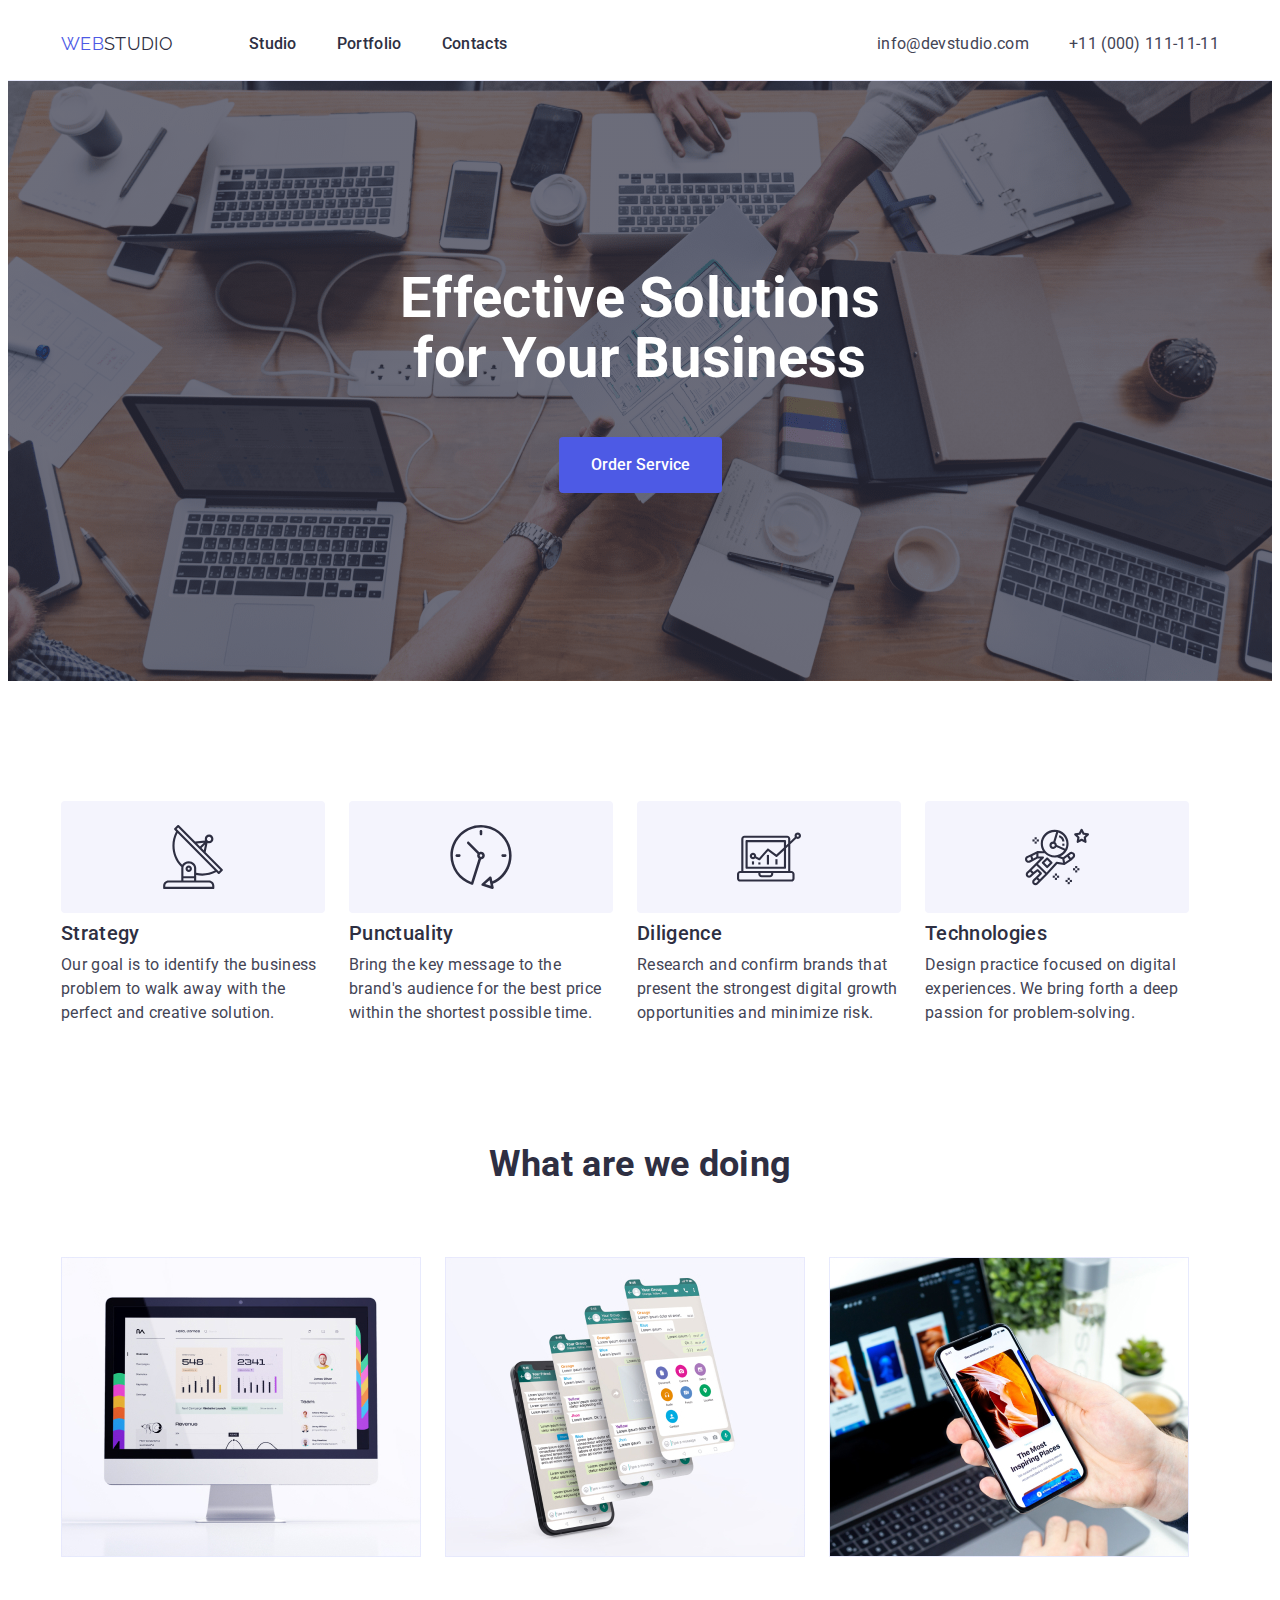
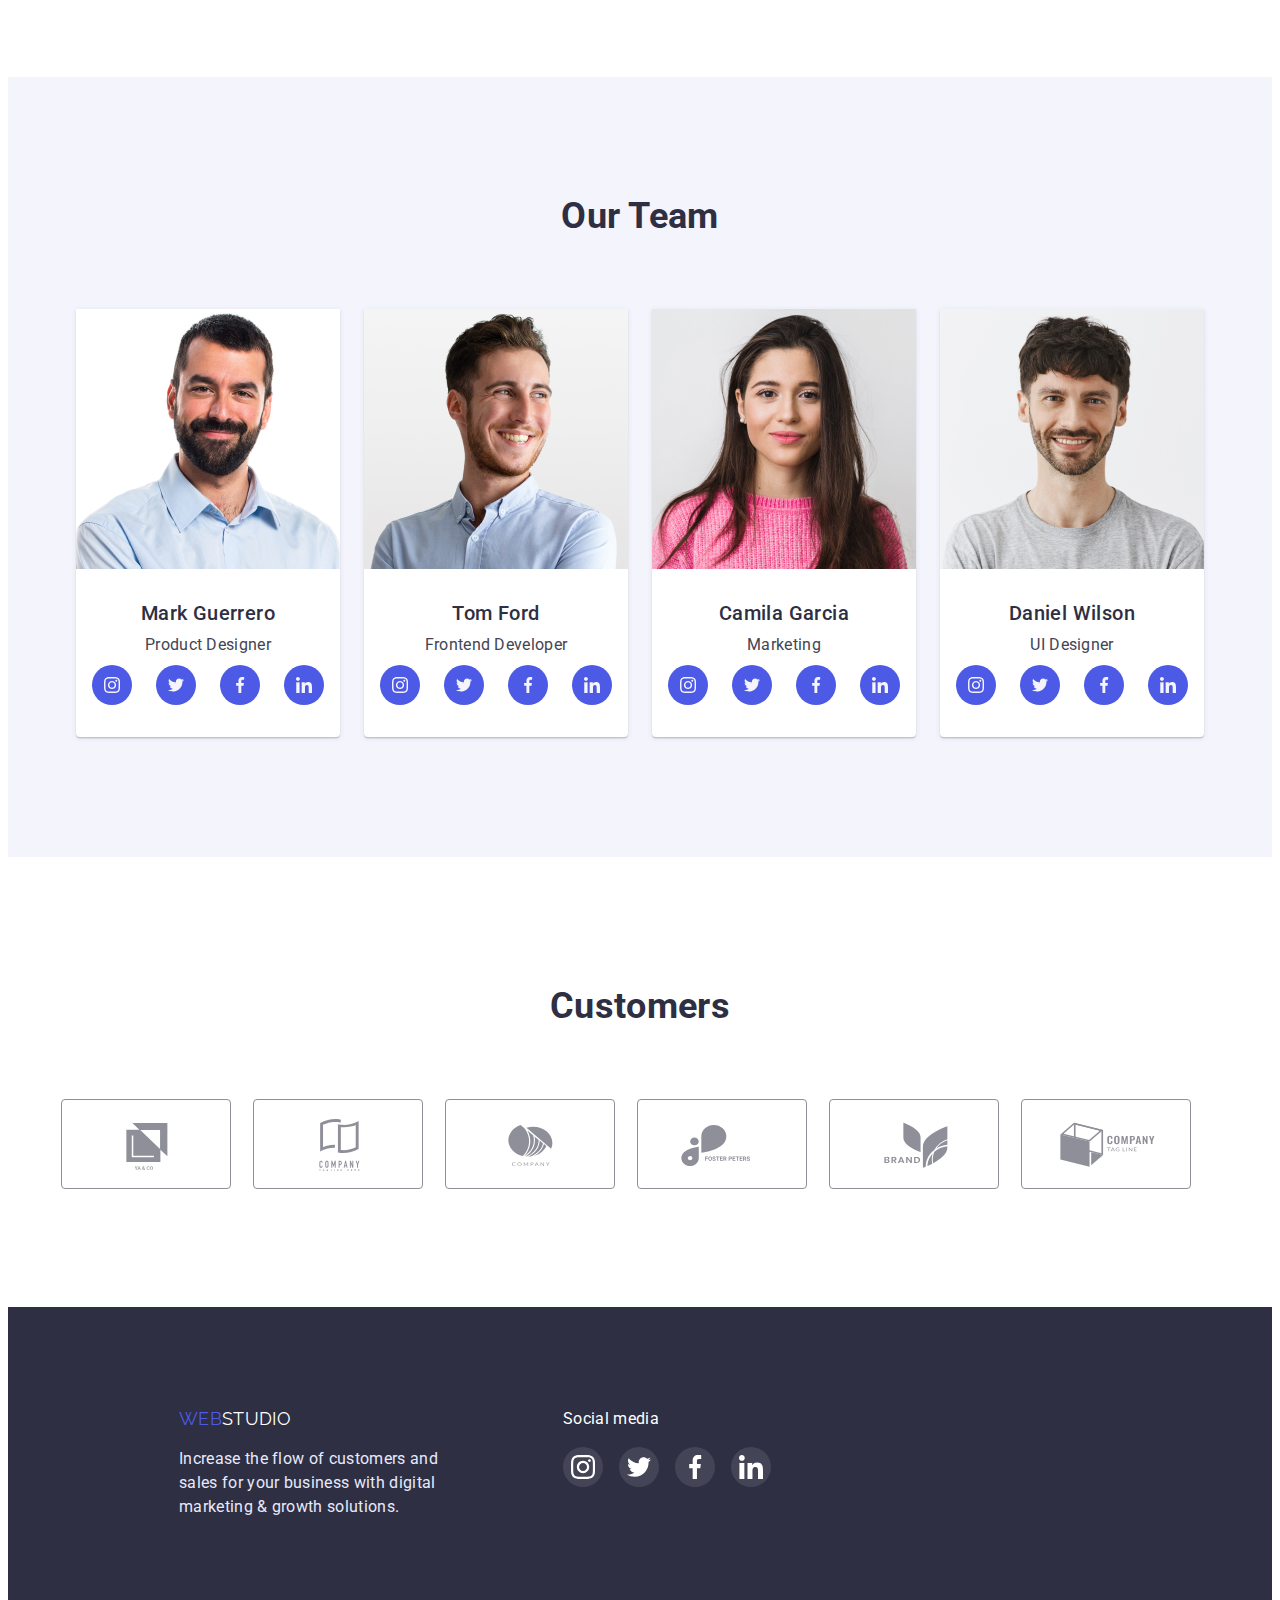
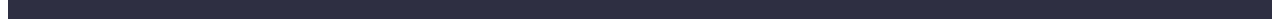
<file: index.html>
<!DOCTYPE html>
<html lang="en">
	<head>
		<meta charset="UTF-8" />
		<meta http-equiv="X-UA-Compatible" content="IE=edge" />
		<meta name="viewport" content="width=device-width, initial-scale=1.0" />
		<title>WebStudio</title>
		<link
			rel="stylesheet"
			href="https://cdnjs.cloudflare.com/ajax/libs/modern-normalize/1.1.0/modern-normalize.min.css"
			integrity="sha512-wpPYUAdjBVSE4KJnH1VR1HeZfpl1ub8YT/NKx4PuQ5NmX2tKuGu6U/JRp5y+Y8XG2tV+wKQpNHVUX03MfMFn9Q=="
			crossorigin="anonymous"
			referrerpolicy="no-referrer"
		/>
		<link rel="preconnect" href="https://fonts.googleapis.com" />
		<link rel="preconnect" href="https://fonts.gstatic.com" crossorigin />
		<link rel="preconnect" href="https://fonts.googleapis.com" />
		<link rel="preconnect" href="https://fonts.gstatic.com" crossorigin />
		<link
			href="https://fonts.googleapis.com/css2?family=Raleway:wght@800&family=Roboto:wght@400;500;700;900&display=swap"
			rel="stylesheet"
		/>
		<link rel="stylesheet" href="./css/styles.css" />
	</head>
	<body>
		<header class="page-header">
			<div class="container header-container">
				<nav class="header-nav">
					<a href="./index.html" class="logo"><span class="web-logo">Web</span>Studio </a>
					<ul class="nav-list">
						<li>
							<a href="./index.html" class="link-studio">Studio</a>
						</li>
						<li>
							<a href="./portfolio.html" class="link-portfolio">Portfolio</a>
						</li>
						<li>
							<a href="" class="link-contacts">Contacts</a>
						</li>
					</ul>
				</nav>
				<address class="adress">
					<ul class="adress-list">
						<li>
							<a href="mailto:info@devstudio.com" class="link-mail">info@devstudio.com</a>
						</li>
						<li>
							<a href="tel:+110001111111" class="link-tel">+11 (000) 111-11-11</a>
						</li>
					</ul>
				</address>
			</div>
		</header>
		<main>
			<section class="hero">
				<div class="container hero-container">
					<h1 class="hero-title">Effective Solutions for Your Business</h1>
					<button type="button" class="hero-btn">Order Service</button>
				</div>
			</section>
			<section class="skills">
				<div class="container skills-comtainer">
					<h2 hidden>advantages</h2>
					<ul class="skills-list">
						<li class="skills-item">
							<ul class="skills-social-list list">
								<li class="skills-social-item">
									<a href="" class="skills-social-link link">
										<svg class="skills-social-icon" width="64" height="64">
											<use href="./images/skills-icons.svg#icon-antenna"></use>
										</svg>
									</a>
								</li>
							</ul>
							<h3 class="skills-title">Strategy</h3>
							<p class="skills-text">
								Our goal is to identify the business problem to walk away with the perfect and creative solution.
							</p>
						</li>
						<li class="skills-item">
							<ul class="skills-social-list list">
								<li class="skills-social-item">
									<a href="" class="skills-social-link link">
										<svg class="skills-social-icon" width="64" height="64">
											<use href="./images/skills-icons.svg#icon-clock"></use>
										</svg>
									</a>
								</li>
							</ul>
							<h3 class="skills-title">Punctuality</h3>
							<p class="skills-text">
								Bring the key message to the brand's audience for the best price within the shortest possible time.
							</p>
						</li>
						<li class="skills-item">
							<ul class="skills-social-list list">
								<li class="skills-social-item">
									<a href="" class="skills-social-link link">
										<svg class="skills-social-icon" width="64" height="64">
											<use href="./images/skills-icons.svg#icon-diagram"></use>
										</svg>
									</a>
								</li>
							</ul>
							<h3 class="skills-title">Diligence</h3>
							<p class="skills-text"
								>Research and confirm brands that present the strongest digital growth opportunities and minimize
								risk.</p
							>
						</li>
						<li class="skills-item">
							<ul class="skills-social-list list">
								<li class="skills-social-item">
									<a href="" class="skills-social-link link">
										<svg class="skills-social-icon" width="64" height="64">
											<use href="./images/skills-icons.svg#icon-astronaut"></use>
										</svg>
									</a>
								</li>
							</ul>
							<h3 class="skills-title">Technologies</h3>
							<p class="skills-text">
								Design practice focused on digital experiences. We bring forth a deep passion for problem-solving.
							</p>
						</li>
					</ul>
				</div>
			</section>
			<section class="what-are-we-doing image">
				<div class="container what-are-we-doing-container">
					<h2 class="what-are-we-doing-title">What are we doing</h2>
					<ul class="what-are-we-doing-list list">
						<li>
							<img src="./images/img1.jpg" alt="image1" width="360" height="300" />
						</li>
						<li>
							<img src="./images/img2.jpg" alt="image2" width="360" height="300" />
						</li>
						<li>
							<img src="./images/img3.jpg" alt="image3" width="360" height="300" />
						</li>
					</ul>
				</div>
			</section>
			<section class="our-team">
				<div class="our-team-container container">
					<h2 class="our-team-title">Our Team</h2>
					<ul class="our-team-list list">
						<li class="our-team-item">
							<img src="./images/img.jpg" alt="photo Mark Guerrero" width="264" height="260" />
							<div class="our-team-content">
								<h3 class="our-team-subtitle">Mark Guerrero</h3>
								<p class="our-team-text">Product Designer</p>
								<ul class="our-team-social-list list">
									<li class="our-team-social-item">
										<a href="" class="our-team-social-link link">
											<svg class="our-team-social-icon" width="16" height="16">
												<use href="./images/our-team-icons.svg#icon-instagram"></use>
											</svg>
										</a>
									</li>
									<li class="our-team-social-item">
										<a href="" class="our-team-social-link link">
											<svg class="our-team-social-icon" width="16" height="16">
												<use href="./images/our-team-icons.svg#icon-twitter"></use>
											</svg>
										</a>
									</li>
									<li class="our-team-social-item">
										<a href="" class="our-team-social-link link">
											<svg class="our-team-social-icon" width="16" height="16">
												<use href="./images/our-team-icons.svg#icon-facebook"></use>
											</svg>
										</a>
									</li>
									<li class="our-team-social-item">
										<a href="" class="our-team-social-link link">
											<svg class="our-team-social-icon" width="16" height="16">
												<use href="./images/our-team-icons.svg#icon-linkedin"></use>
											</svg>
										</a>
									</li>
								</ul>
							</div>
						</li>
						<li class="our-team-item">
							<img src="./images/img(1).jpg" alt="photo Tom Ford" width="264" height="260" />
							<div class="our-team-content">
								<h3 class="our-team-subtitle">Tom Ford</h3>
								<p class="our-team-text">Frontend Developer</p>
								<ul class="our-team-social-list list">
									<li class="our-team-social-item">
										<a href="" class="our-team-social-link link">
											<svg class="our-team-social-icon" width="16" height="16">
												<use href="./images/our-team-icons.svg#icon-instagram"></use>
											</svg>
										</a>
									</li>
									<li class="our-team-social-item">
										<a href="" class="our-team-social-link link">
											<svg class="our-team-social-icon" width="16" height="16">
												<use href="./images/our-team-icons.svg#icon-twitter"></use>
											</svg>
										</a>
									</li>
									<li class="our-team-social-item">
										<a href="" class="our-team-social-link link">
											<svg class="our-team-social-icon" width="16" height="16">
												<use href="./images/our-team-icons.svg#icon-facebook"></use>
											</svg>
										</a>
									</li>
									<li class="our-team-social-item">
										<a href="" class="our-team-social-link link">
											<svg class="our-team-social-icon" width="16" height="16">
												<use href="./images/our-team-icons.svg#icon-linkedin"></use>
											</svg>
										</a>
									</li>
								</ul>
							</div>
						</li>
						<li class="our-team-item">
							<img src="./images/img(2).jpg" alt="photo Camila Garcia" width="264" height="260" />
							<div class="our-team-content">
								<h3 class="our-team-subtitle">Camila Garcia</h3>
								<p class="our-team-text">Marketing</p>
								<ul class="our-team-social-list list">
									<li class="our-team-social-item">
										<a href="" class="our-team-social-link link">
											<svg class="our-team-social-icon" width="16" height="16">
												<use href="./images/our-team-icons.svg#icon-instagram"></use>
											</svg>
										</a>
									</li>
									<li class="our-team-social-item">
										<a href="" class="our-team-social-link link">
											<svg class="our-team-social-icon" width="16" height="16">
												<use href="./images/our-team-icons.svg#icon-twitter"></use>
											</svg>
										</a>
									</li>
									<li class="our-team-social-item">
										<a href="" class="our-team-social-link link">
											<svg class="our-team-social-icon" width="16" height="16">
												<use href="./images/our-team-icons.svg#icon-facebook"></use>
											</svg>
										</a>
									</li>
									<li class="our-team-social-item">
										<a href="" class="our-team-social-link link">
											<svg class="our-team-social-icon" width="16" height="16">
												<use href="./images/our-team-icons.svg#icon-linkedin"></use>
											</svg>
										</a>
									</li>
								</ul>
							</div>
						</li>
						<li class="our-team-item">
							<img src="./images/img(3).jpg" alt="photo Daniel Wilson" width="264" height="260" />
							<div class="our-team-content">
								<h3 class="our-team-subtitle">Daniel Wilson</h3>
								<p class="our-team-text">UI Designer</p>
								<ul class="our-team-social-list list">
									<li class="our-team-social-item">
										<a href="" class="our-team-social-link link">
											<svg class="our-team-social-icon" width="16" height="16">
												<use href="./images/our-team-icons.svg#icon-instagram"></use>
											</svg>
										</a>
									</li>
									<li class="our-team-social-item">
										<a href="" class="our-team-social-link link">
											<svg class="our-team-social-icon" width="16" height="16">
												<use href="./images/our-team-icons.svg#icon-twitter"></use>
											</svg>
										</a>
									</li>
									<li class="our-team-social-item">
										<a href="" class="our-team-social-link link">
											<svg class="our-team-social-icon" width="16" height="16">
												<use href="./images/our-team-icons.svg#icon-facebook"></use>
											</svg>
										</a>
									</li>
									<li class="our-team-social-item">
										<a href="" class="our-team-social-link link">
											<svg class="our-team-social-icon" width="16" height="16">
												<use href="./images/our-team-icons.svg#icon-linkedin"></use>
											</svg>
										</a>
									</li>
								</ul>
							</div>
						</li>
					</ul>
				</div>
			</section>
			<section class="customers">
				<div class="container customers-container">
					<h2 class="customers-title">Customers</h2>
					<ul class="customers-list list">
						<li class="customers-social-item">
							<a href="" class="customers-social-link link">
								<svg class="customers-social-icon" width="104" height="56">
									<use href="./images/customers-icons.svg#icon-logo1"></use>
								</svg>
							</a>
						</li>
						<li class="customers-social-item">
							<a href="" class="customers-social-link link">
								<svg class="customers-social-icon" width="104" height="56">
									<use href="./images/customers-icons.svg#icon-logo2"></use>
								</svg>
							</a>
						</li>
						<li class="customers-social-item">
							<a href="" class="customers-social-link link">
								<svg class="customers-social-icon" width="104" height="56">
									<use href="./images/customers-icons.svg#icon-logo3"></use>
								</svg>
							</a>
						</li>
						<li class="customers-social-item">
							<a href="" class="customers-social-link link">
								<svg class="customers-social-icon" width="104" height="56">
									<use href="./images/customers-icons.svg#icon-logo4"></use>
								</svg>
							</a>
						</li>
						<li class="customers-social-item">
							<a href="" class="customers-social-link link">
								<svg class="customers-social-icon" width="104" height="56">
									<use href="./images/customers-icons.svg#icon-logo5"></use>
								</svg>
							</a>
						</li>
						<li class="customers-social-item">
							<a href="" class="customers-social-link link">
								<svg class="customers-social-icon" width="104" height="56">
									<use href="./images/customers-icons.svg#icon-logo6"></use>
								</svg>
							</a>
						</li>
					</ul>
				</div>
			</section>
		</main>
		<footer class="footer">
			<div class="container footer-container">
				<div class="footer-logo-list list">
					<li class="footer-logo-item">
						<a href="./index.html" class="logo-down"><span class="web-logo">Web</span>Studio </a>
						<p class="footer-text">
							Increase the flow of customers and sales for your business with digital marketing & growth solutions.</p
						>
					</li>
				</div>
				<div class="footer-icon-list list">
					<p class="footer-icon-text">Social media</p>
					<div class="footer-icon-content">
						<li class="footer-icon-social-item">
							<a href="" class="footer-icon-social-link link">
								<svg class="footer-icon-social-icon" width="24" height="24">
									<use href="./images/our-team-icons.svg#icon-instagram"></use>
								</svg>
							</a>
						</li>
						<li class="footer-icon-social-item">
							<a href="" class="footer-icon-social-link link">
								<svg class="footer-icon-social-icon" width="24" height="24">
									<use href="./images/our-team-icons.svg#icon-twitter"></use>
								</svg>
							</a>
						</li>
						<li class="footer-icon-social-item">
							<a href="" class="footer-icon-social-link link">
								<svg class="footer-icon-social-icon" width="24" height="24">
									<use href="./images/our-team-icons.svg#icon-facebook"></use>
								</svg>
							</a>
						</li>
						<li class="footer-icon-social-item">
							<a href="" class="footer-icon-social-link link">
								<svg class="footer-icon-social-icon" width="24" height="24">
									<use href="./images/our-team-icons.svg#icon-linkedin"></use>
								</svg>
							</a>
						</li>
					</div>
				</div>
			</div>
		</footer>
	</body>
</html>
</file>
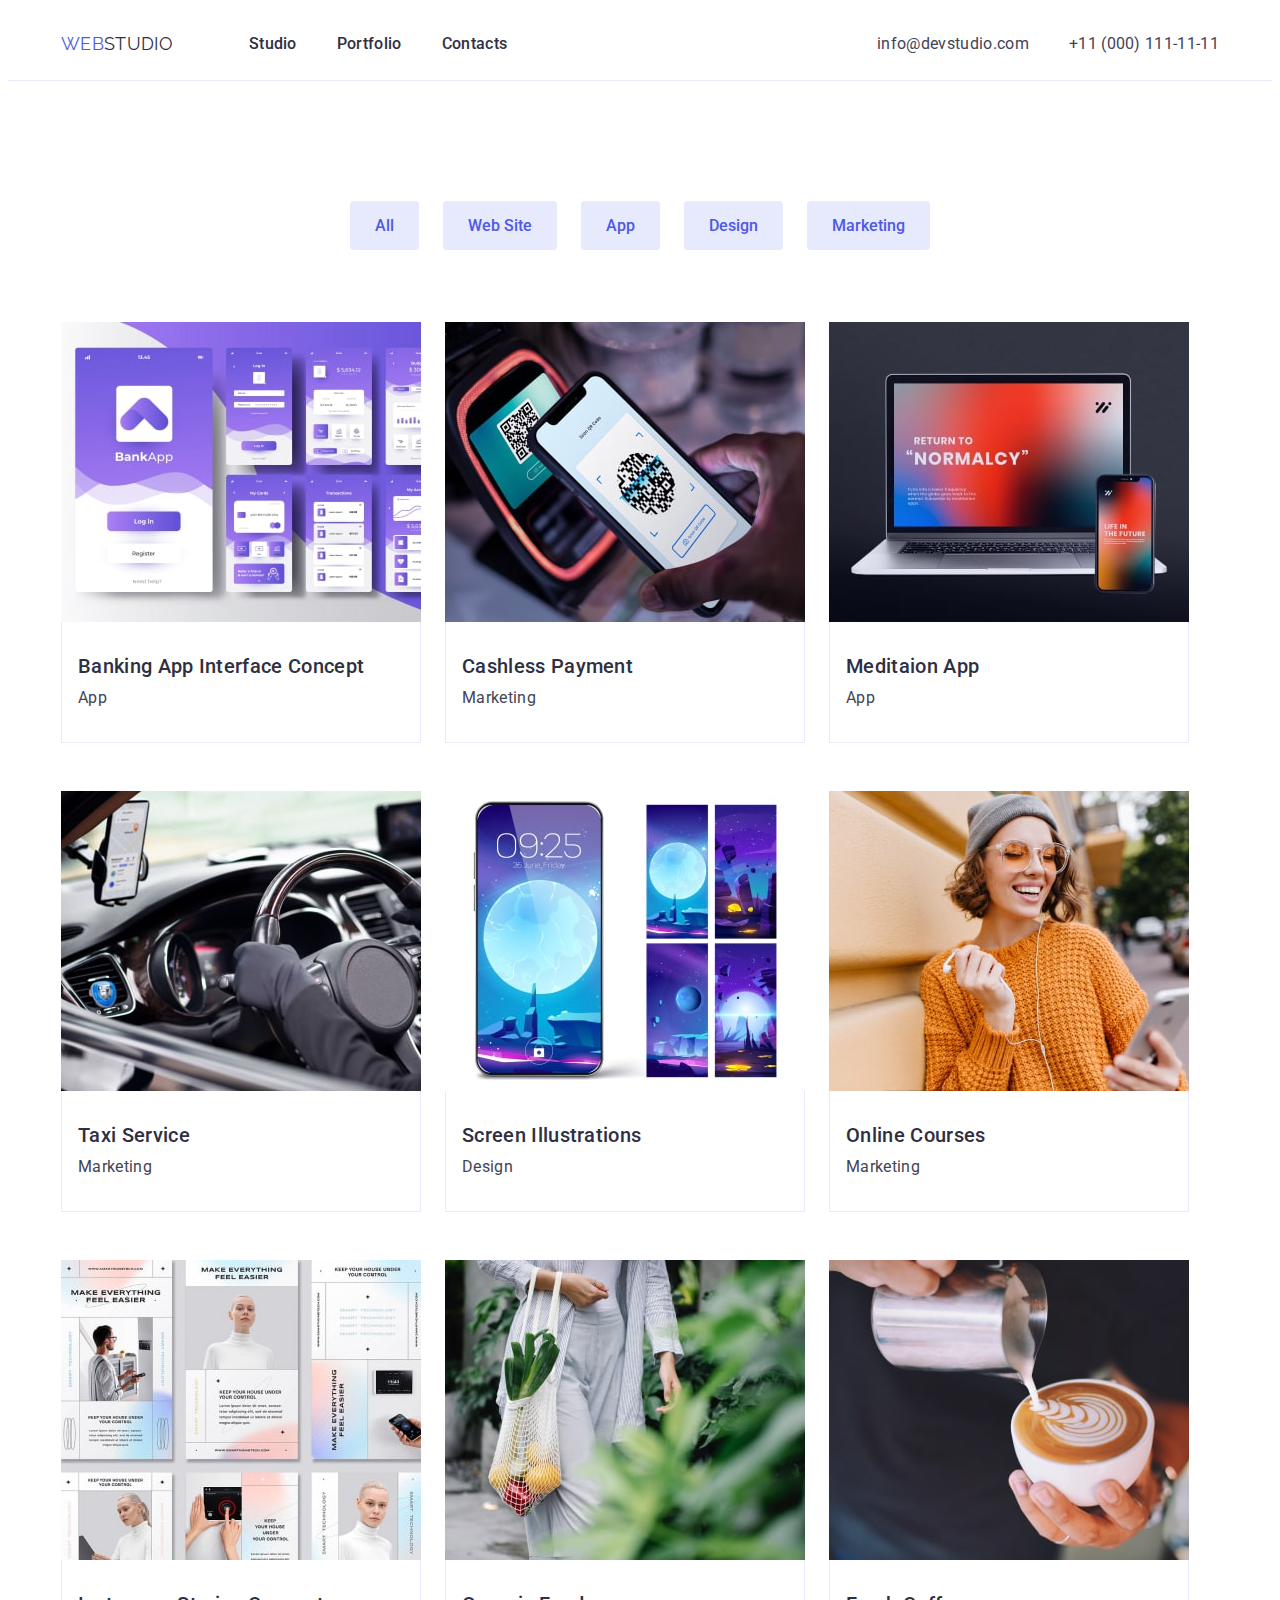
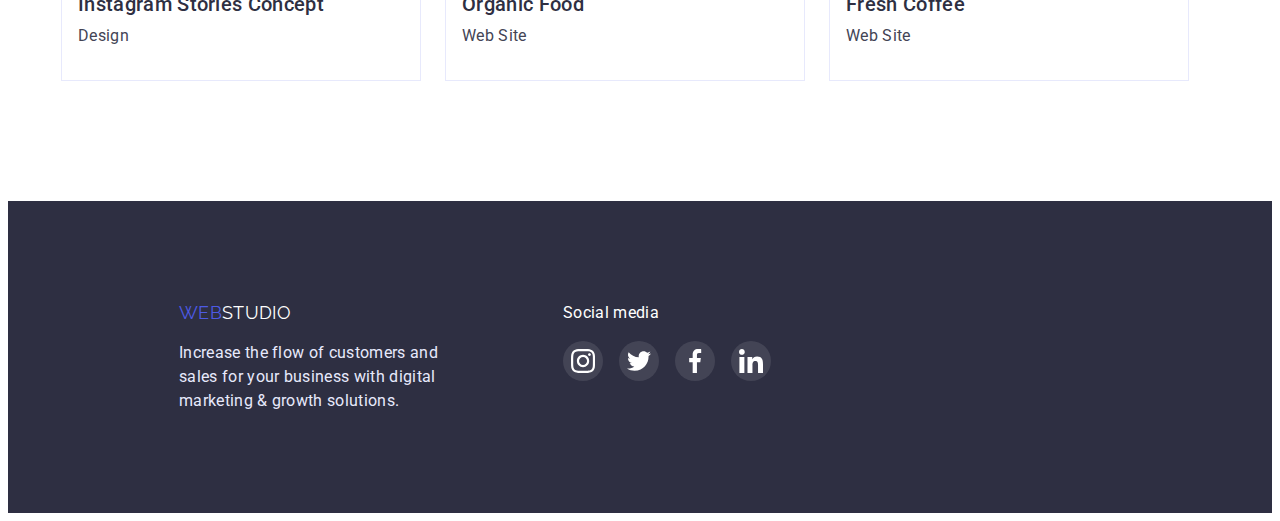
<file: portfolio.html>
<!DOCTYPE html>
<html lang="en">
	<head>
		<meta charset="UTF-8" />
		<meta http-equiv="X-UA-Compatible" content="IE=edge" />
		<meta name="viewport" content="width=device-width, initial-scale=1.0" />
		<title>WebStudio</title>
		<link
			rel="stylesheet"
			href="https://cdnjs.cloudflare.com/ajax/libs/modern-normalize/1.1.0/modern-normalize.min.css"
			integrity="sha512-wpPYUAdjBVSE4KJnH1VR1HeZfpl1ub8YT/NKx4PuQ5NmX2tKuGu6U/JRp5y+Y8XG2tV+wKQpNHVUX03MfMFn9Q=="
			crossorigin="anonymous"
			referrerpolicy="no-referrer"
		/>
		<link rel="preconnect" href="https://fonts.googleapis.com" />
		<link rel="preconnect" href="https://fonts.gstatic.com" crossorigin />
		<link rel="preconnect" href="https://fonts.googleapis.com" />
		<link rel="preconnect" href="https://fonts.gstatic.com" crossorigin />
		<link
			href="https://fonts.googleapis.com/css2?family=Raleway:wght@800&family=Roboto:wght@400;500;700;900&display=swap"
			rel="stylesheet"
		/>
		<link rel="stylesheet" href="./css/styles.css" />
	</head>
	<body>
		<header class="page-header">
			<div class="container header-container">
				<nav class="header-nav">
					<a href="./index.html" class="logo"> <span class="web-logo">Web</span>Studio</a>
					<ul class="nav-list">
						<li>
							<a href="./index.html" class="link-studio">Studio</a>
						</li>
						<li>
							<a href="portfolio.html" class="link-portfolio">Portfolio</a>
						</li>
						<li>
							<a href="" class="link-contacts">Contacts</a>
						</li>
					</ul>
				</nav>
				<address class="adress">
					<ul class="adress-list">
						<li>
							<a href="mailto:info@devstudio.com" class="link-mail">info@devstudio.com</a>
						</li>
						<li>
							<a href="tel:+110001111111" class="link-tel">+11 (000) 111-11-11</a>
						</li>
					</ul>
				</address>
			</div>
		</header>
		<main>
			<section class="portfolio">
				<div class="container portfolio-container">
					<h1 hidden>portfolio</h1>
					<ul class="button-list list">
						<li class="btn-item">
							<button type="button" class="link-btn">All</button>
						</li>
						<li class="btn-item">
							<button type="button" class="link-btn">Web Site</button>
						</li>
						<li class="btn-item">
							<button type="button" class="link-btn">App</button>
						</li>
						<li class="btn-item">
							<button type="button" class="link-btn">Design</button>
						</li>
						<li class="btn-item">
							<button type="button" class="link-btn">Marketing</button>
						</li class="btn-item">
					</ul>
				    <ul class="services-list list">
						<li class="services-item">
							<a href="" class="services-link link">
								<img src="./images/HW2/img-min.jpg" alt="photo Banking" width="360" height="300" />
								<div class="services-container">
									<h2 class="services-subtitle">Banking App Interface Concept</h2>
									<p class="services-text">App</p>
								</div>
							</a>
						</li>
						<li class="services-item">
							<a href="" class="services-link link">
								<img src="./images/HW2/img(1)-min.jpg" alt="photo Cashless Payment" width="360" height="300" />
								<div class="services-container">
									<h2 class="services-subtitle">Cashless Payment</h2>
									<p class="services-text">Marketing</p>
								</div>
							</a>
						</li>
						<li class="services-item">
							<a href="" class="services-link link">
								<img src="./images/HW2/img(2)-min.jpg" alt="photo Meditaion App" width="360" height="300" />
								<div class="services-container">
									<h2 class="services-subtitle">Meditaion App</h2>
									<p class="services-text">App</p>
								</div>
							</a>
						</li>
		                <li class="services-item">
							<a href="" class="services-link link">
								<img src="./images/HW2/img(3)-min.jpg" alt="photo Taxi Service" width="360" height="300" />
								<div class="services-container">
									<h2 class="services-subtitle">Taxi Service</h2>
									<p class="services-text">Marketing</p>
								</div>
							</a>
						</li>
						<li class="services-item">
							<a href="" class="services-link link">
								<img src="./images/HW2/img(4)-min.jpg" alt="photo Screen Illustrations" width="360" height="300" />
								<div class="services-container">
									<h2 class="services-subtitle">Screen Illustrations</h2>
									<p class="services-text">Design</p>
								</div>
							</a>
						</li>
						<li class="services-item">
							<a href="" class="services-link link">
								<img src="./images/HW2/img(5)-min.jpg" alt="photo Online Courses" width="360" height="300" />
								<div class="services-container">
									<h2 class="services-subtitle">Online Courses</h2>
									<p class="services-text">Marketing</p>
								</div>
							</a>
						</li>
					    <li class="services-item">
							<a href="" class="services-link link">
								<img src="./images/HW2/img(6)-min.jpg" alt="photo Instagram" width="360" height="300" />
								<div class="services-container">
									<h2 class="services-subtitle">Instagram Stories Concept</h2>
									<p class="services-text">Design</p>
								</div>
							</a>
						</li>
						<li class="services-item">
							<a href="" class="services-link link">
								<img src="./images/HW2/img(7)-min.jpg" alt="photo Organic Food" width="360" height="300" />
								<div class="services-container">
									<h2 class="services-subtitle">Organic Food</h2>
									<p class="services-text">Web Site</p>
								</div>
							</a>
						</li>
						<li class="services-item">
							<a href="" class="services-link link">
								<img src="./images/HW2/img(8)-min.jpg" alt="photo Fresh Coffee" width="360" height="300" />
								<div class="services-container">
									<h2 class="services-subtitle">Fresh Coffee</h2>
									<p class="services-text">Web Site</p>
								</div>
							</a>
						</li>
					</ul>
				</div>
			</section>
		</main>
		<footer class="footer">
			<div class="container footer-container">
				<div class="footer-logo-list list">
					<li class="footer-logo-item">
						<a href="./index.html" class="logo-down"><span class="web-logo">Web</span>Studio </a>
						<p class="footer-text">
							Increase the flow of customers and sales for your business with digital marketing & growth solutions.</p
						>
					</li>
				</div>
				<div class="footer-icon-list list">
					<p class="footer-icon-text">Social media</p>
					<div class="footer-icon-content">
						<li class="footer-icon-social-item">
							<a href="" class="footer-icon-social-link link">
								<svg class="footer-icon-social-icon" width="24" height="24">
									<use href="./images/our-team-icons.svg#icon-instagram"></use>
								</svg>
							</a>
						</li>
						<li class="footer-icon-social-item">
							<a href="" class="footer-icon-social-link link">
								<svg class="footer-icon-social-icon" width="24" height="24">
									<use href="./images/our-team-icons.svg#icon-twitter"></use>
								</svg>
							</a>
						</li>
						<li class="footer-icon-social-item">
							<a href="" class="footer-icon-social-link link">
								<svg class="footer-icon-social-icon" width="24" height="24">
									<use href="./images/our-team-icons.svg#icon-facebook"></use>
								</svg>
							</a>
						</li>
						<li class="footer-icon-social-item">
							<a href="" class="footer-icon-social-link link">
								<svg class="footer-icon-social-icon" width="24" height="24">
									<use href="./images/our-team-icons.svg#icon-linkedin"></use>
								</svg>
							</a>
						</li>
					</div>
				</div>
			</div>
		</footer>
	</body>
</html>
</file>
<file: css/styles.css>
body {
	background-color: #ffffff;
	color: #434455;
	font-family: Roboto, sans-serif;
	letter-spacing: 0.02em;
}
.container {
	width: 1158px;
	margin: 0 auto;
	padding-left: 15px;
	padding-right: 15px;
}
.list {
	list-style: none;
}
.link {
	text-decoration: none;
}
h1,
h2,
h3,
h4,
h5,
h6,
p {
	margin: 0;
}
ul {
	list-style: none;
	margin: 0;
	padding: 0;
}
img {
	display: block;
}
button {
	font-family: inherit;
}
.page-header {
	padding-top: 24px;
	padding-bottom: 24px;
	border-bottom: 1px solid #e7e9fc;
}
.header-container {
	display: flex;
}
.web-logo {
	text-transform: uppercase;
	text-decoration: none;
	color: #4d5ae5;
	font-family: Raleway, sans-serif;
	font-size: 18px;
	line-height: 1.33;
}
.web-logo:hover,
.web-logo:focus {
	color: #404bbf;
}
.web-logo:active {
	color: #404bbf;
}
.logo {
	text-transform: uppercase;
	text-decoration: none;
	color: #2e2f42;
	font-family: Raleway, sans-serif;
	font-size: 18px;
	line-height: 1.33;
	margin-right: 76px;
}
.logo:hover,
.logo:focus {
	color: #404bbf;
}
.logo:active {
	color: #404bbf;
}
.header-nav {
	display: flex;
	align-items: center;
}
.nav-list {
	display: flex;
	gap: 40px;
}
.link-studio {
	text-decoration: none;
	color: #2e2f42;
	font-weight: 500;
	font-size: 16px;
	line-height: 1.5;
}
.link-studio:hover,
.link-studio:focus {
	color: #404bbf;
}
.link-studio:active {
	color: #404bbf;
}
.link-portfolio {
	text-decoration: none;
	color: #2e2f42;
	font-weight: 500;
	font-size: 16px;
	line-height: 1.5;
}
.link-portfolio:hover,
.link-portfolio:focus {
	color: #404bbf;
}
.link-portfolio:active {
	color: #404bbf;
}
.link-contacts {
	text-decoration: none;
	color: #2e2f42;
	font-weight: 500;
	font-size: 16px;
	line-height: 1.5;
}
.link-contacts:hover,
.link-contacts:focus {
	color: #404bbf;
}
.link-contacts:active {
	color: #404bbf;
}
.adress {
	margin-left: auto;
}
.adress-list {
	display: flex;
	gap: 40px;
	align-items: center;
}
.link-mail {
	font-style: normal;
	text-decoration: none;
	color: #434455;
	font-size: 16px;
	line-height: 1.5;
}
.link-mail:hover,
.link-mail:focus {
	color: #404bbf;
}
.link-mail:active {
	color: #4d5ae5;
}
.link-tel {
	font-style: normal;
	text-decoration: none;
	color: #434455;
	font-size: 16px;
	line-height: 1.5;
}
.link-tel:hover,
.link-tel:focus {
	color: #404bbf;
}
.link-tel:active {
	color: #404bbf;
}

.hero {
	max-width: 1440px;
	background-color: #2e2f42;
	text-align: center;
	padding: 188px 0;
	margin-left: auto;
	margin-right: auto;
	background-image: linear-gradient(rgba(46, 47, 66, 0.7), rgba(46, 47, 66, 0.7)), url(../images/people-office.png);
	background-repeat: no-repeat;
	background-position: center;
}
.hero-container {
}
.hero-title {
	color: #ffffff;
	font-size: 56px;
	line-height: 1.07;
	text-align: center;
	width: 496px;
	margin-left: auto;
	margin-right: auto;
	margin-bottom: 48px;
}
.hero-btn {
	font-family: inherit;
	background-color: #4d5ae5;
	text-align: center;
	cursor: pointer;
	color: #ffffff;
	font-weight: 500;
	font-size: 16px;
	line-height: 1.5;
	padding: 16px 32px;
	border-radius: 4px;
	border: none;
}
.hero-btn:is(:hover, :focus) {
	background-color: #404bbf;
	color: #ffffff;
}
.hero-btn:active {
	background-color: #404bbf;
	color: #ffffff;
}
.skills {
	margin-top: 120px;
	padding: 0;
	height: 224px;
}
.skills-container {
	display: flex;
}
.skills-list {
	display: flex;
	flex-wrap: wrap;
	gap: 24px;
}
.skills-title {
	color: #2e2f42;
	font-weight: 500;
	font-size: 20px;
	line-height: 1.2;
	margin-bottom: 8px;
}
.skills-item {
	width: 264px;
	height: 104px;
	justify-content: space-between;
}
.skills-text {
	font-size: 16px;
	line-height: 1.5;
	letter-spacing: 0.02em;
	color: #434455;
	width: 264px;
	margin-top: 8px;
}
.skills-social-list {
	display: flex;
	justify-content: center;
	gap: 24px;
	margin-bottom: 8px;
}
.skills-social-item {
	width: 264px;
	height: 112px;
	background: #f4f4fd;
	border-radius: 4px;
}
.skills-social-link {
	display: flex;
	justify-content: center;
	align-items: center;
	width: 100%;
	height: 100%;
	color: #2e2f42;
}
.skills-social-link:is(:hover, :focus) {
	color: #404bbf;
}
.skills-social-icon {
	fill: currentColor;
}
.what-are-we-doing {
	margin: 120px 0;
}
.image {
	padding-top: 0;
}
.what-are-we-doing-container {
}
.what-are-we-doing-list {
	display: flex;
	text-align: center;
	flex-wrap: wrap;
	gap: 24px;
}
.what-are-we-doing-title {
	color: #2e2f42;
	font-size: 36px;
	line-height: 1.11;
	text-align: center;
	margin-bottom: 72px;
}
.our-team {
	background-color: #f4f4fd;
	padding: 120px 0;
}
.our-team-container {
	display: flex;
	align-items: center;
	flex-wrap: wrap;
	justify-content: center;
}
.our-team-title {
	color: #2e2f42;
	font-size: 36px;
	line-height: 1.11;
	text-align: center;
	margin-bottom: 72px;
}
.our-team-list {
	display: flex;
	gap: 24px;
	color: #2e2f42;
	font-size: 20px;
	line-height: 1.2;
}
.our-team-item {
	display: flex;
	flex-direction: column;
	justify-content: center;
	align-items: center;
	padding: 0px 0px 32px;
	gap: 32px;
	background: #ffffff;
	box-shadow: 0px 1px 6px rgba(46, 47, 66, 0.08), 0px 1px 1px rgba(46, 47, 66, 0.16), 0px 2px 1px rgba(46, 47, 66, 0.08);
	border-radius: 0px 0px 4px 4px;
}
.our-team-content {
	background-color: #ffffff;
}
.our-team-social-list {
	display: flex;
	justify-content: center;
	gap: 24px;
}
.our-team-social-item {
	width: 40px;
	height: 40px;
}
.our-team-social-link {
	display: flex;
	justify-content: center;
	align-items: center;
	width: 100%;
	height: 100%;
	border-radius: 50%;
	background-color: #4d5ae5;
	color: #f4f4fd;
}
.our-team-social-link:is(:hover, :focus) {
	background-color: #404bbf;
	color: #fff;
}
.our-team-social-icon {
	fill: currentColor;
}
.our-team-subtitle {
	font-weight: 500;
	font-size: 20px;
	line-height: 1.2;
	text-align: center;
	letter-spacing: 0.02em;
	color: #2e2f42;
	margin-bottom: 8px;
}
.our-team-text {
	font-size: 16px;
	line-height: 1.5;
	text-align: center;
	letter-spacing: 0.02em;
	color: #434455;
	margin-bottom: 8px;
}
.customers {
	padding: 130px 0 120px 0;
}
.customers-container {
}
.customers-title {
	color: #2e2f42;
	font-size: 36px;
	line-height: 1.11;
	text-align: center;
	margin-bottom: 72px;
}
.customers-list {
	display: flex;
	text-align: center;
	gap: 24px;
}
.customers-social-item {
	width: 168px;
	height: 88px;
}
.customers-social-link {
	display: flex;
	justify-content: center;
	align-items: center;
	width: 100%;
	height: 100%;
	background-color: #ffffff;
	color: #8e8f99;
	border: 1px solid #8e8f99;
	border-radius: 4px;
}
.customers-social-link:is(:hover, :focus) {
	color: #404bbf;
}
.customers-social-icon {
	fill: currentColor;
}
.footer {
	background-color: #2e2f42;
	padding: 100px 156px;
}
.footer-text {
	font-size: 16px;
	line-height: 1.5;
	letter-spacing: 0.02em;
	color: #e7e9fc;
	margin-top: 16px;
	width: 264px;
}
.footer-container {
	display: flex;
	gap: 120px;
}
.footer-logo-list {
	display: flex;
	align-items: center;
}
.footer-logo-item {
}
.footer-icon-list {
}
.footer-icon-text {
	font-size: 16px;
	line-height: 1.5;
	letter-spacing: 0.02em;
	color: #ffffff;
	margin-bottom: 16px;
}
.footer-icon-content {
	display: flex;
	justify-content: center;
	gap: 16px;
}
.footer-icon-social-item {
	width: 40px;
	height: 40px;
}
.footer-icon-social-link {
	display: flex;
	justify-content: center;
	align-items: center;
	width: 100%;
	height: 100%;
	border-radius: 50%;
	background-color: rgba(255, 255, 255, 0.1);
	color: #ffffff;
}
.footer-icon-social-link:is(:hover, :focus) {
	background-color: #31d0aa;
	color: #fff;
}
.footer-icon-social-icon {
	fill: currentColor;
}

.portfolio {
	padding: 120px 0;
}
.portfolio-container {
}
.button-list {
	display: flex;
	gap: 24px;
	justify-content: center;
	margin-bottom: 72px;
}
.btn-item {
}
.btn-item:is(:hover, :focus) {
	box-shadow: 0px 3px 1px rgba(0, 0, 0, 0.1), 0px 2px 1px rgba(0, 0, 0, 0.08), 0px 2px 2px rgba(0, 0, 0, 0.12);
	border-radius: 4px;
}
.link-btn {
	font-family: inherit;
	background-color: #e7e9fc;
	color: #4d5ae5;
	cursor: pointer;
	font-weight: 500;
	font-size: 16px;
	line-height: 1.5;
	padding: 12px 24px;
	border: 1px solid #e7e9fc;
	border-radius: 4px;
	border-bottom: none;
}
.link-btn:hover,
.link-btn:focus {
	background-color: #404bbf;
	color: #ffffff;
}
.link-btn:active {
	background-color: #404bbf;
	color: #ffffff;
}
.services-link {
}
.services-link:is(:hover, :focus) {
	box-shadow: 0px 1px 6px rgba(46, 47, 66, 0.08), 0px 1px 1px rgba(46, 47, 66, 0.16), 0px 2px 1px rgba(46, 47, 66, 0.08);
}
.services-list {
	display: flex;
	flex-wrap: wrap;
	gap: 48px 24px;
}
.services-item {
}
.services-container {
	padding: 32px 16px;
	border-left: 1px solid #e7e9fc;
	border-bottom: 1px solid #e7e9fc;
	border-right: 1px solid #e7e9fc;
}
.services-subtitle {
	font-weight: 500;
	font-size: 20px;
	line-height: 1.2;
	color: #2e2f42;
}
.services-text {
	font-size: 16px;
	line-height: 1.5;
	color: #434455;
	margin-top: 8px;
}
.logo-down {
	text-transform: uppercase;
	text-decoration: none;
	color: #ffffff;
	font-family: Raleway, sans-serif;
	font-size: 18px;
	line-height: 1.33;
}
.logo-down:hover,
.logo-down:focus {
	color: #404bbf;
}
.logo-down:active {
	color: #404bbf;
}
</file>
